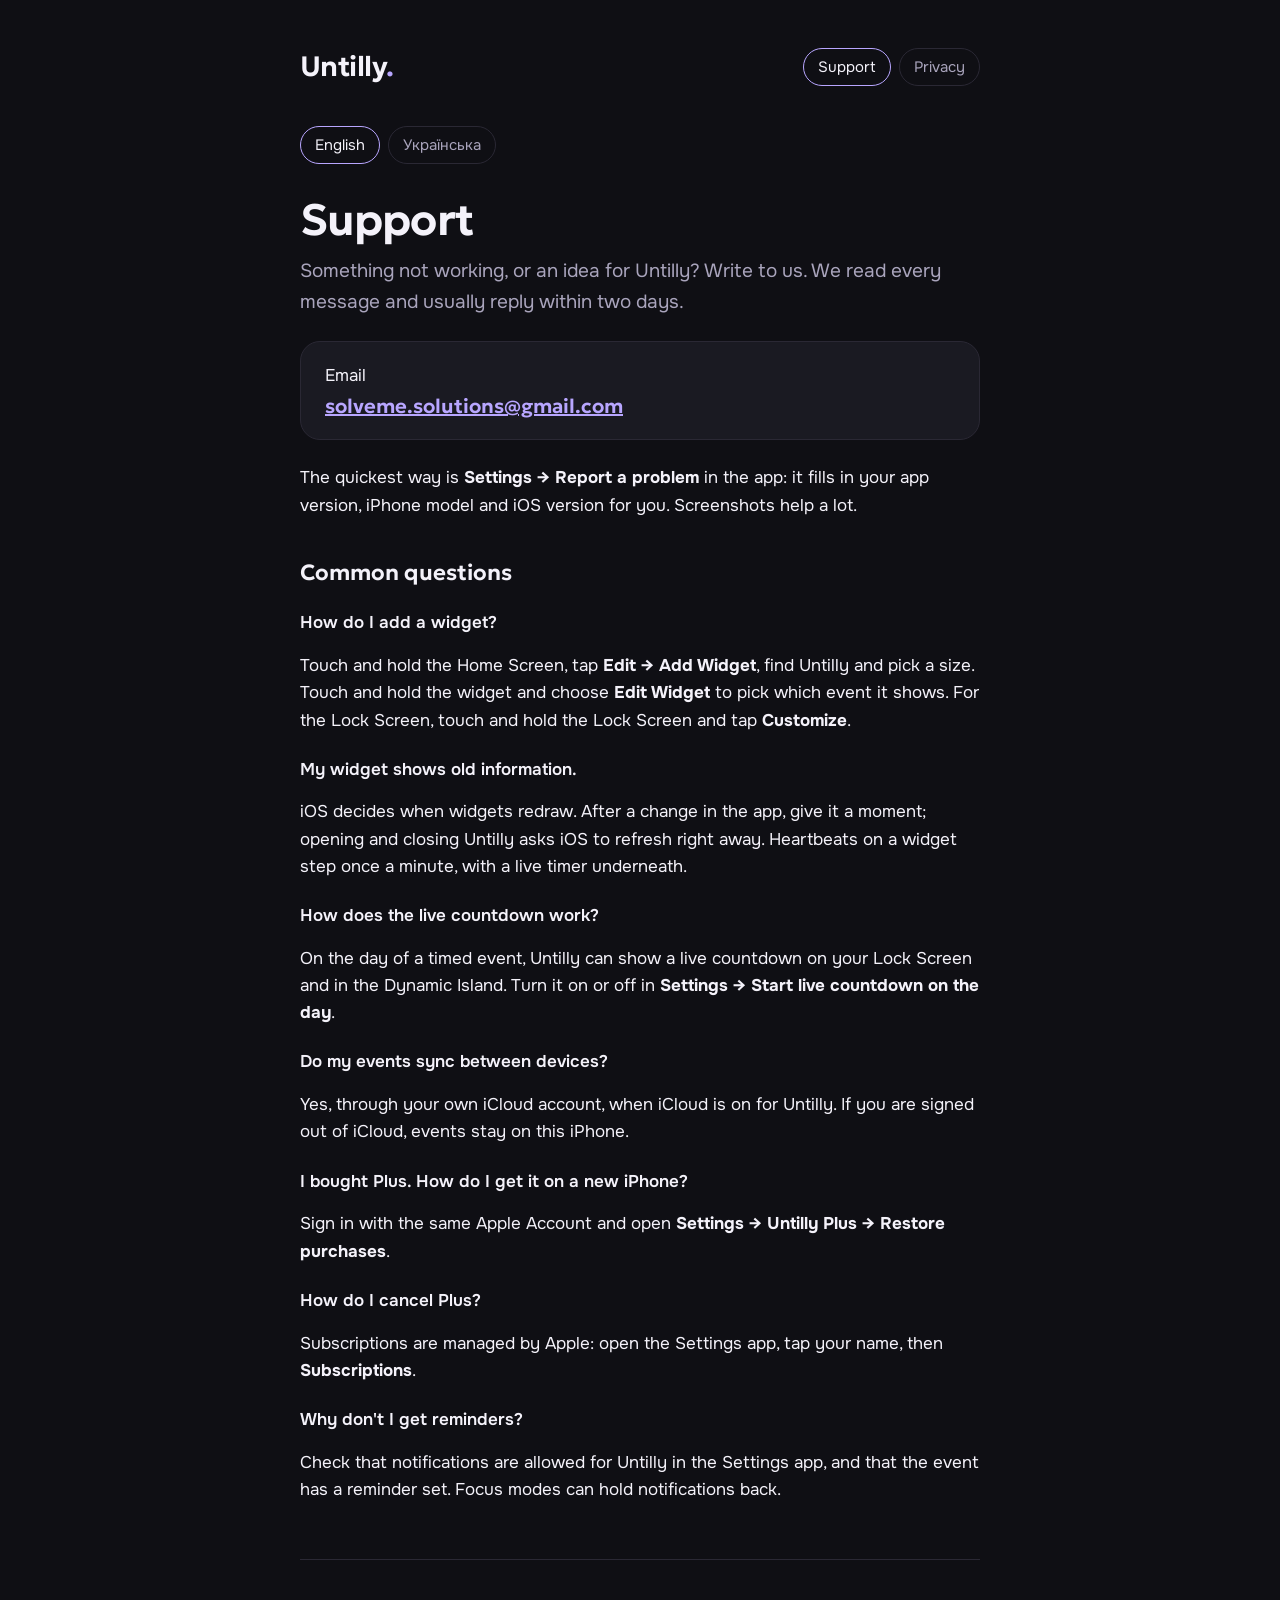
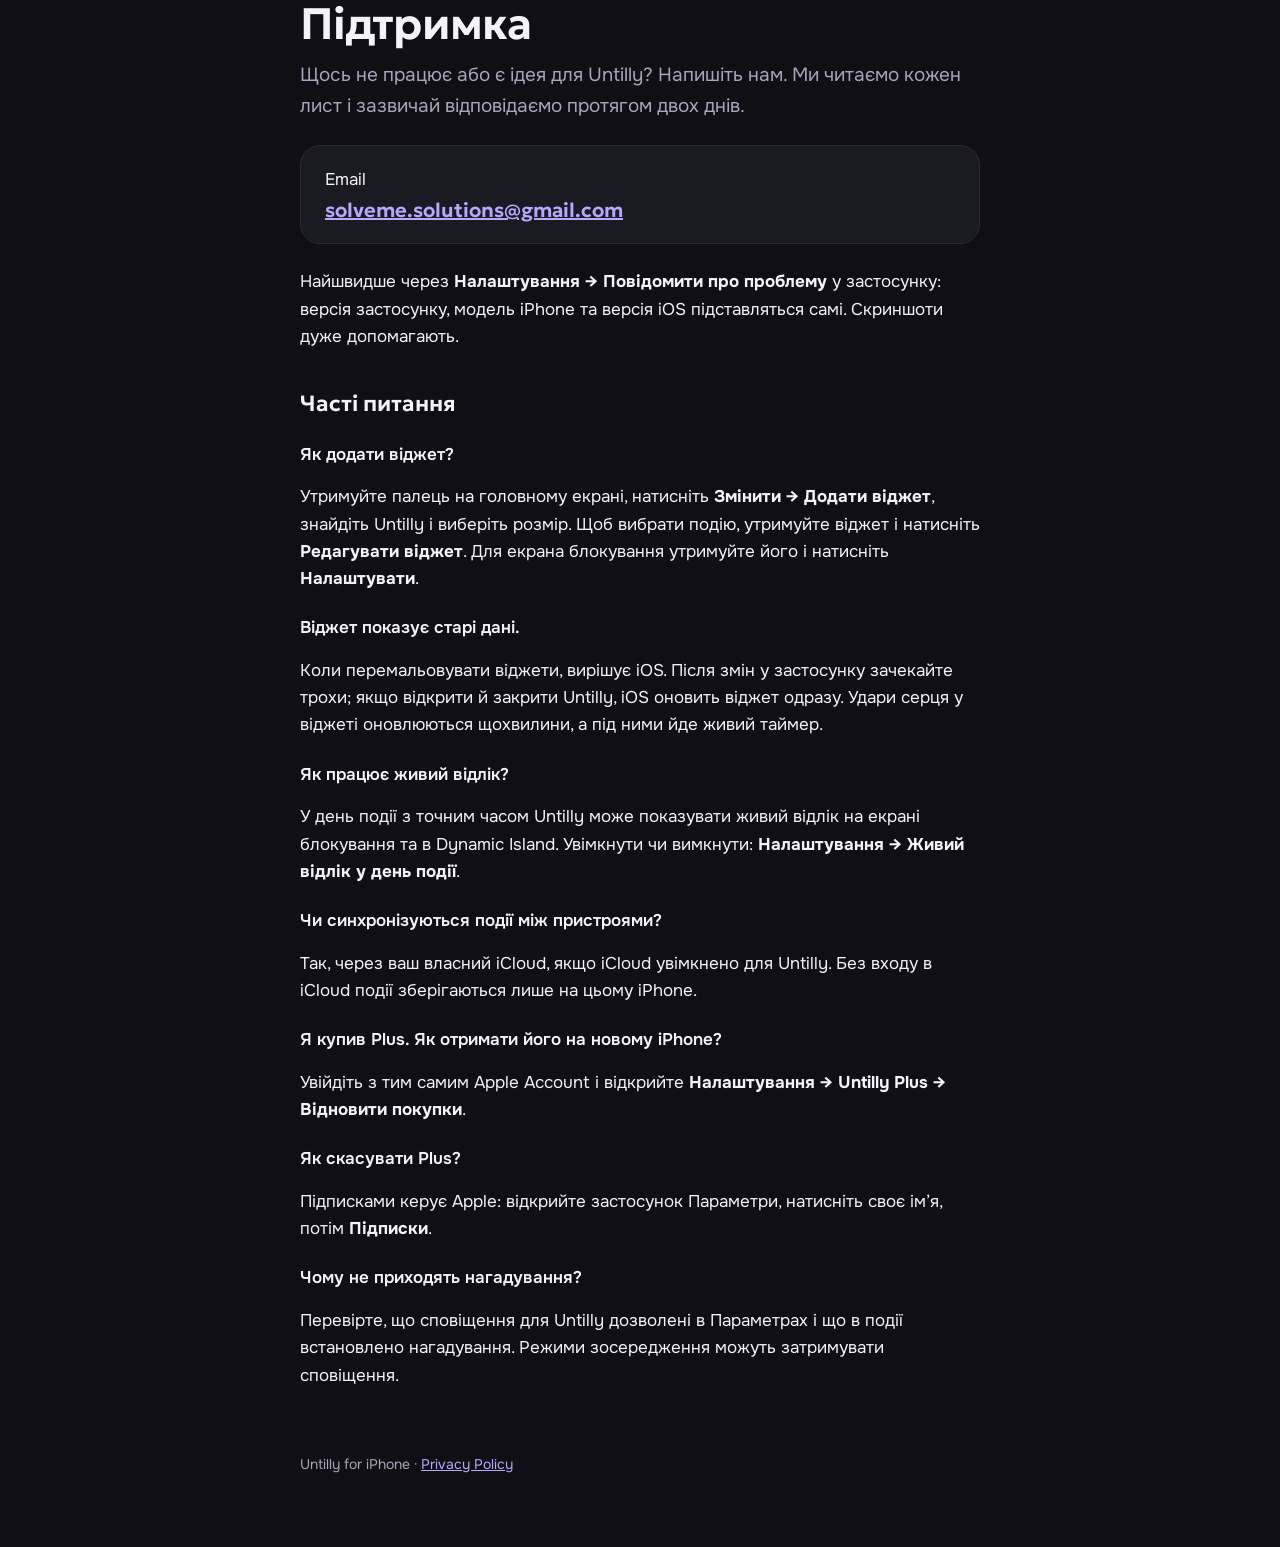
<file: index.html>
<!doctype html>
<html lang="en">
<head>
<meta charset="utf-8">
<meta name="viewport" content="width=device-width, initial-scale=1">
<title>Untilly</title>
<meta http-equiv="refresh" content="0; url=support.html">
<link rel="canonical" href="support.html">
</head>
<body><p><a href="support.html">Untilly Support</a> · <a href="privacy.html">Privacy Policy</a></p></body>
</html>
</file>
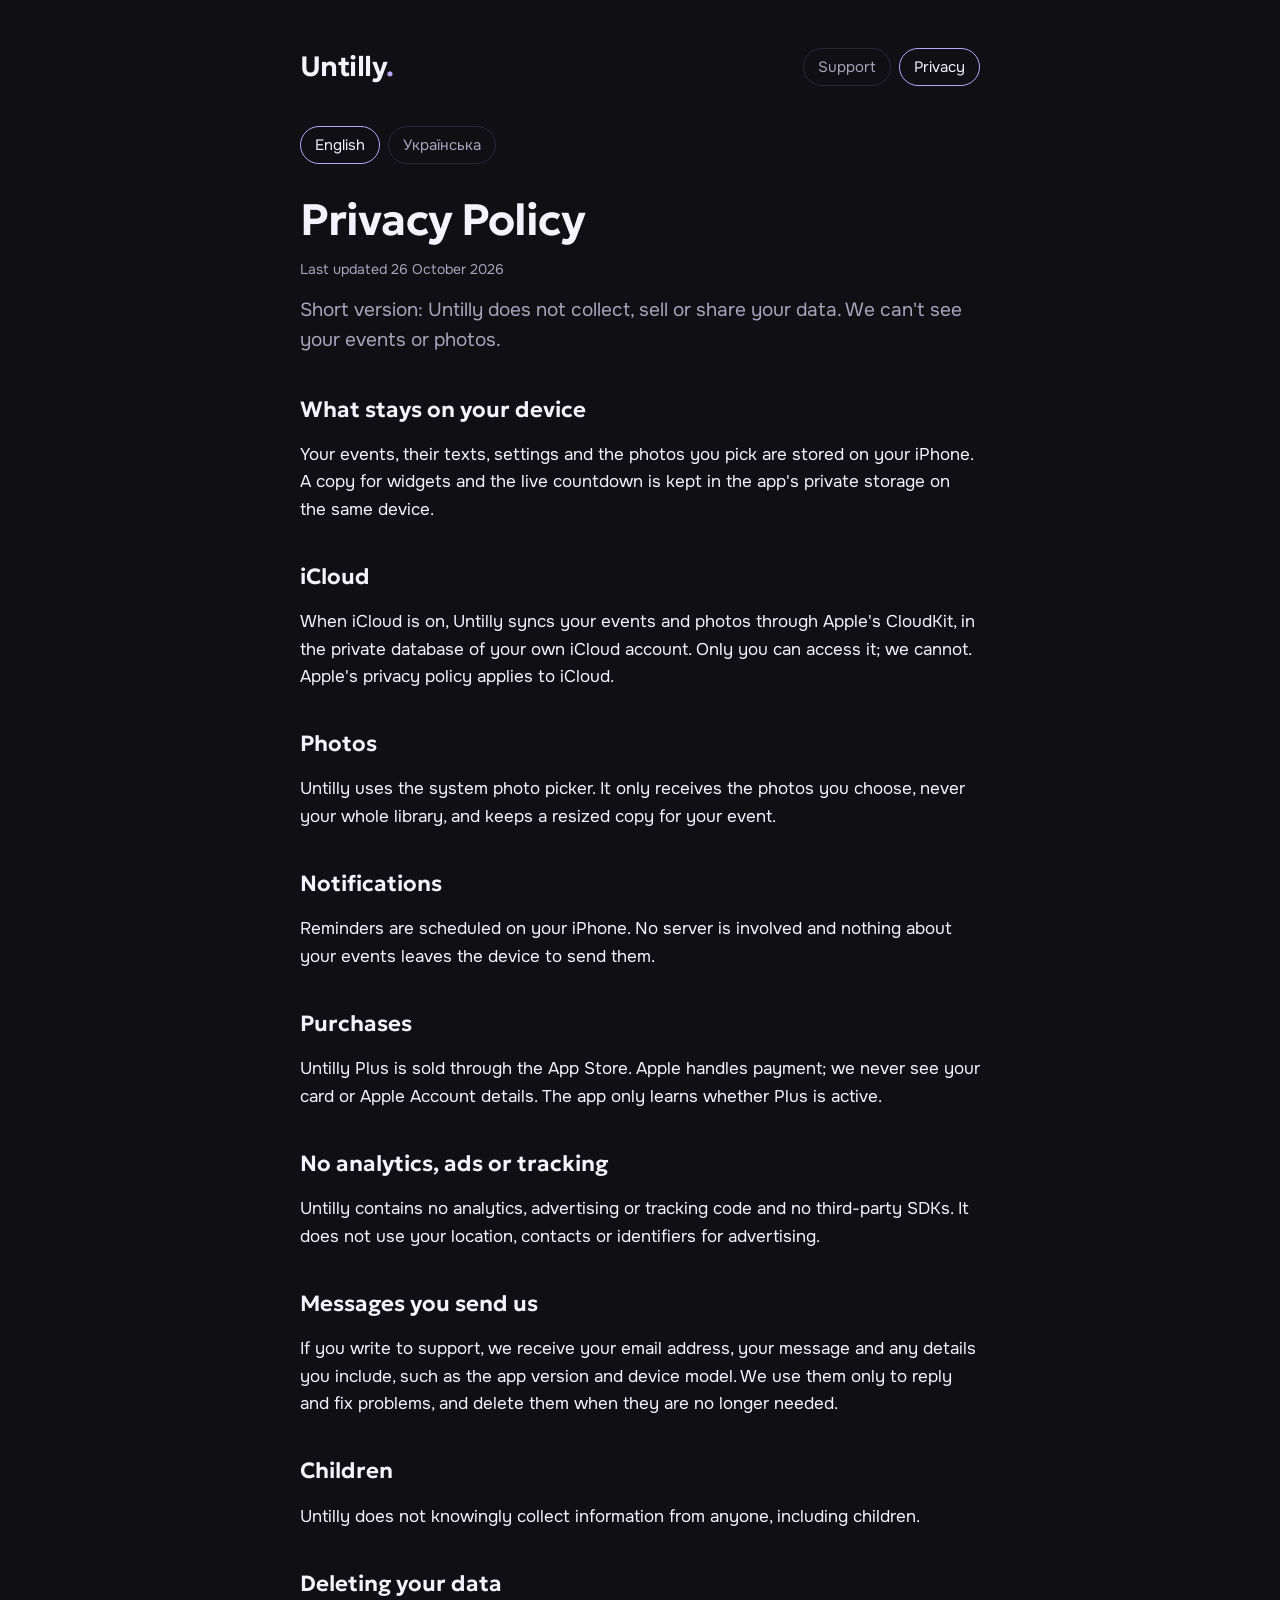
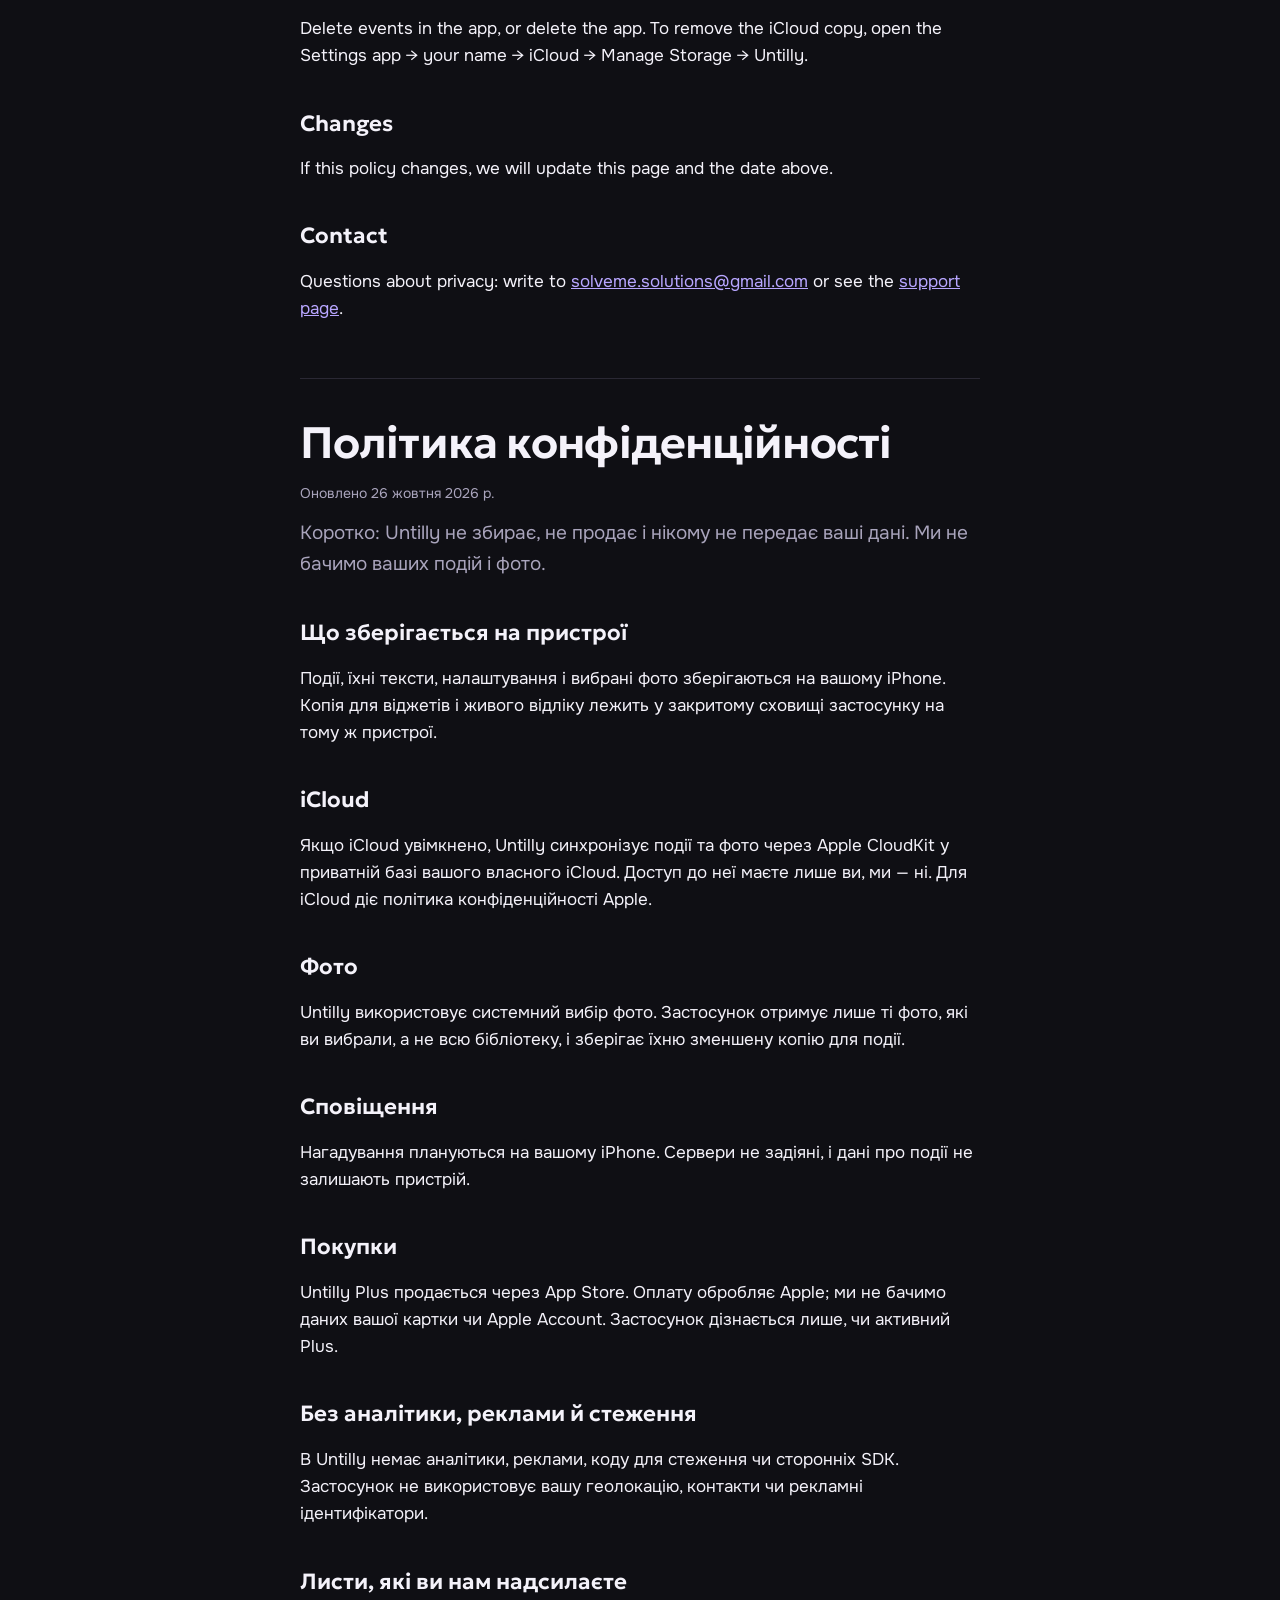
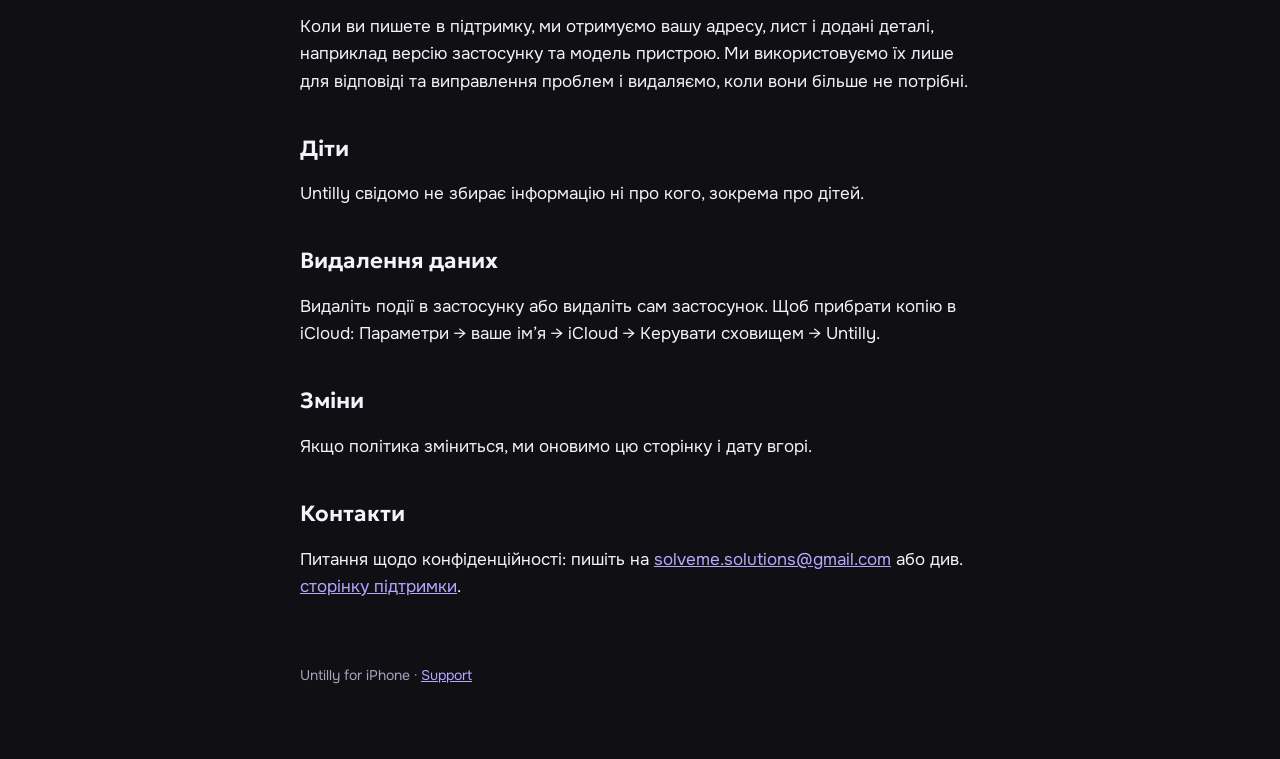
<file: privacy.html>
<!doctype html>
<html lang="en">
<head>
<meta charset="utf-8">
<meta name="viewport" content="width=device-width, initial-scale=1">
<link rel="preconnect" href="https://fonts.googleapis.com">
<link rel="preconnect" href="https://fonts.gstatic.com" crossorigin>
<link href="https://fonts.googleapis.com/css2?family=Geologica:wght@600&family=Onest:wght@400;600&display=swap" rel="stylesheet">
<link rel="stylesheet" href="style.css">
<title>Untilly Privacy Policy</title>
<meta name="description" content="Untilly does not collect your data. Your events stay on your device and in your iCloud.">
</head>
<body>
<main>
<header>
  <a class="brand" href="./">Untilly<span>.</span></a>
  <nav><a href="support.html">Support</a><a href="privacy.html" aria-current="page">Privacy</a></nav>
</header>
<div class="lang"><a href="#en" aria-current="true">English</a><a href="#uk">Українська</a></div>

<section id="en" lang="en">
  <h1>Privacy Policy</h1>
  <p class="meta">Last updated 26 October 2026</p>
  <p class="lede">Short version: Untilly does not collect, sell or share your data. We can't see your events or photos.</p>

  <h2>What stays on your device</h2>
  <p>Your events, their texts, settings and the photos you pick are stored on your iPhone. A copy for widgets and the live countdown is kept in the app's private storage on the same device.</p>
  <h2>iCloud</h2>
  <p>When iCloud is on, Untilly syncs your events and photos through Apple's CloudKit, in the private database of your own iCloud account. Only you can access it; we cannot. Apple's privacy policy applies to iCloud.</p>
  <h2>Photos</h2>
  <p>Untilly uses the system photo picker. It only receives the photos you choose, never your whole library, and keeps a resized copy for your event.</p>
  <h2>Notifications</h2>
  <p>Reminders are scheduled on your iPhone. No server is involved and nothing about your events leaves the device to send them.</p>
  <h2>Purchases</h2>
  <p>Untilly Plus is sold through the App Store. Apple handles payment; we never see your card or Apple Account details. The app only learns whether Plus is active.</p>
  <h2>No analytics, ads or tracking</h2>
  <p>Untilly contains no analytics, advertising or tracking code and no third-party SDKs. It does not use your location, contacts or identifiers for advertising.</p>
  <h2>Messages you send us</h2>
  <p>If you write to support, we receive your email address, your message and any details you include, such as the app version and device model. We use them only to reply and fix problems, and delete them when they are no longer needed.</p>
  <h2>Children</h2>
  <p>Untilly does not knowingly collect information from anyone, including children.</p>
  <h2>Deleting your data</h2>
  <p>Delete events in the app, or delete the app. To remove the iCloud copy, open the Settings app → your name → iCloud → Manage Storage → Untilly.</p>
  <h2>Changes</h2>
  <p>If this policy changes, we will update this page and the date above.</p>
  <h2>Contact</h2>
  <p>Questions about privacy: write to <a href="mailto:solveme.solutions@gmail.com">solveme.solutions@gmail.com</a> or see the <a href="support.html">support page</a>.</p>
</section>

<section id="uk" lang="uk">
  <h1>Політика конфіденційності</h1>
  <p class="meta">Оновлено 26 жовтня 2026 р.</p>
  <p class="lede">Коротко: Untilly не збирає, не продає і нікому не передає ваші дані. Ми не бачимо ваших подій і фото.</p>

  <h2>Що зберігається на пристрої</h2>
  <p>Події, їхні тексти, налаштування і вибрані фото зберігаються на вашому iPhone. Копія для віджетів і живого відліку лежить у закритому сховищі застосунку на тому ж пристрої.</p>
  <h2>iCloud</h2>
  <p>Якщо iCloud увімкнено, Untilly синхронізує події та фото через Apple CloudKit у приватній базі вашого власного iCloud. Доступ до неї маєте лише ви, ми — ні. Для iCloud діє політика конфіденційності Apple.</p>
  <h2>Фото</h2>
  <p>Untilly використовує системний вибір фото. Застосунок отримує лише ті фото, які ви вибрали, а не всю бібліотеку, і зберігає їхню зменшену копію для події.</p>
  <h2>Сповіщення</h2>
  <p>Нагадування плануються на вашому iPhone. Сервери не задіяні, і дані про події не залишають пристрій.</p>
  <h2>Покупки</h2>
  <p>Untilly Plus продається через App Store. Оплату обробляє Apple; ми не бачимо даних вашої картки чи Apple Account. Застосунок дізнається лише, чи активний Plus.</p>
  <h2>Без аналітики, реклами й стеження</h2>
  <p>В Untilly немає аналітики, реклами, коду для стеження чи сторонніх SDK. Застосунок не використовує вашу геолокацію, контакти чи рекламні ідентифікатори.</p>
  <h2>Листи, які ви нам надсилаєте</h2>
  <p>Коли ви пишете в підтримку, ми отримуємо вашу адресу, лист і додані деталі, наприклад версію застосунку та модель пристрою. Ми використовуємо їх лише для відповіді та виправлення проблем і видаляємо, коли вони більше не потрібні.</p>
  <h2>Діти</h2>
  <p>Untilly свідомо не збирає інформацію ні про кого, зокрема про дітей.</p>
  <h2>Видалення даних</h2>
  <p>Видаліть події в застосунку або видаліть сам застосунок. Щоб прибрати копію в iCloud: Параметри → ваше ім’я → iCloud → Керувати сховищем → Untilly.</p>
  <h2>Зміни</h2>
  <p>Якщо політика зміниться, ми оновимо цю сторінку і дату вгорі.</p>
  <h2>Контакти</h2>
  <p>Питання щодо конфіденційності: пишіть на <a href="mailto:solveme.solutions@gmail.com">solveme.solutions@gmail.com</a> або див. <a href="support.html">сторінку підтримки</a>.</p>
</section>
<footer>Untilly for iPhone · <a href="support.html">Support</a></footer>
</main>
</body>
</html>
</file>
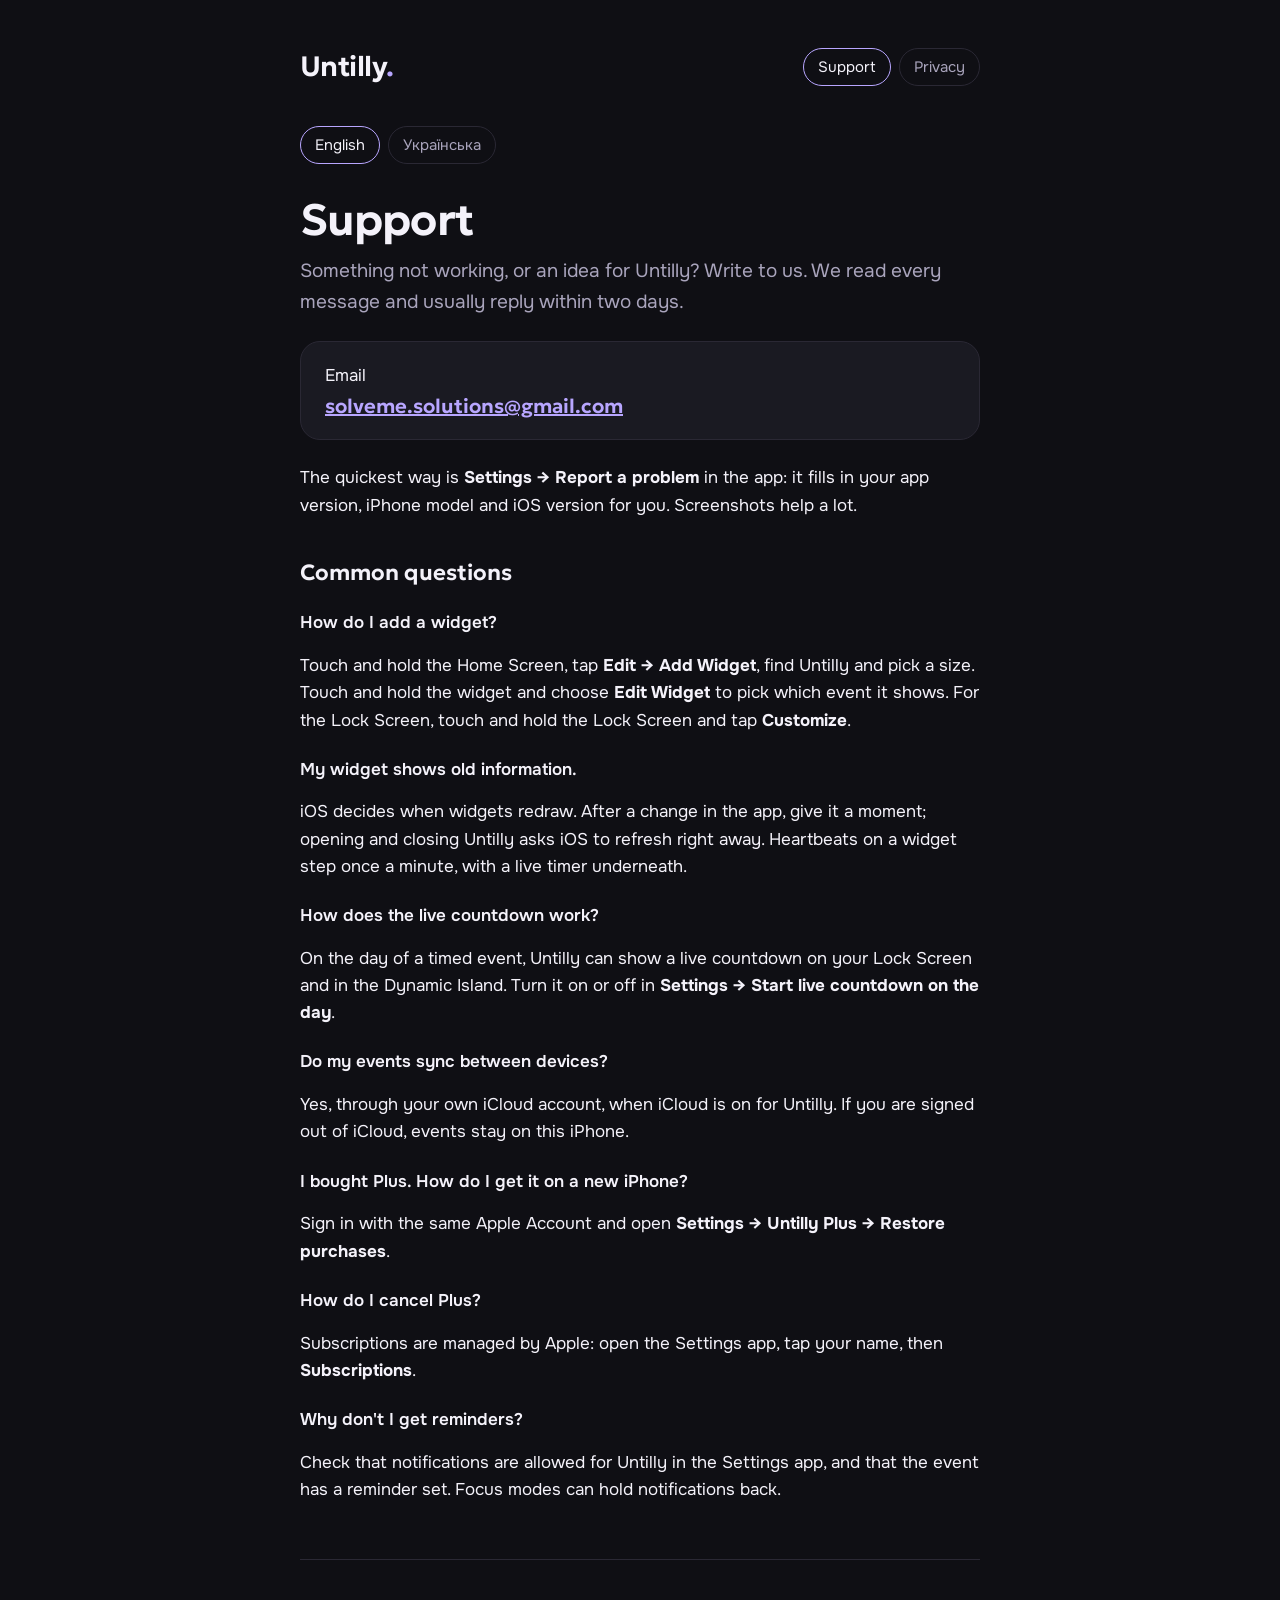
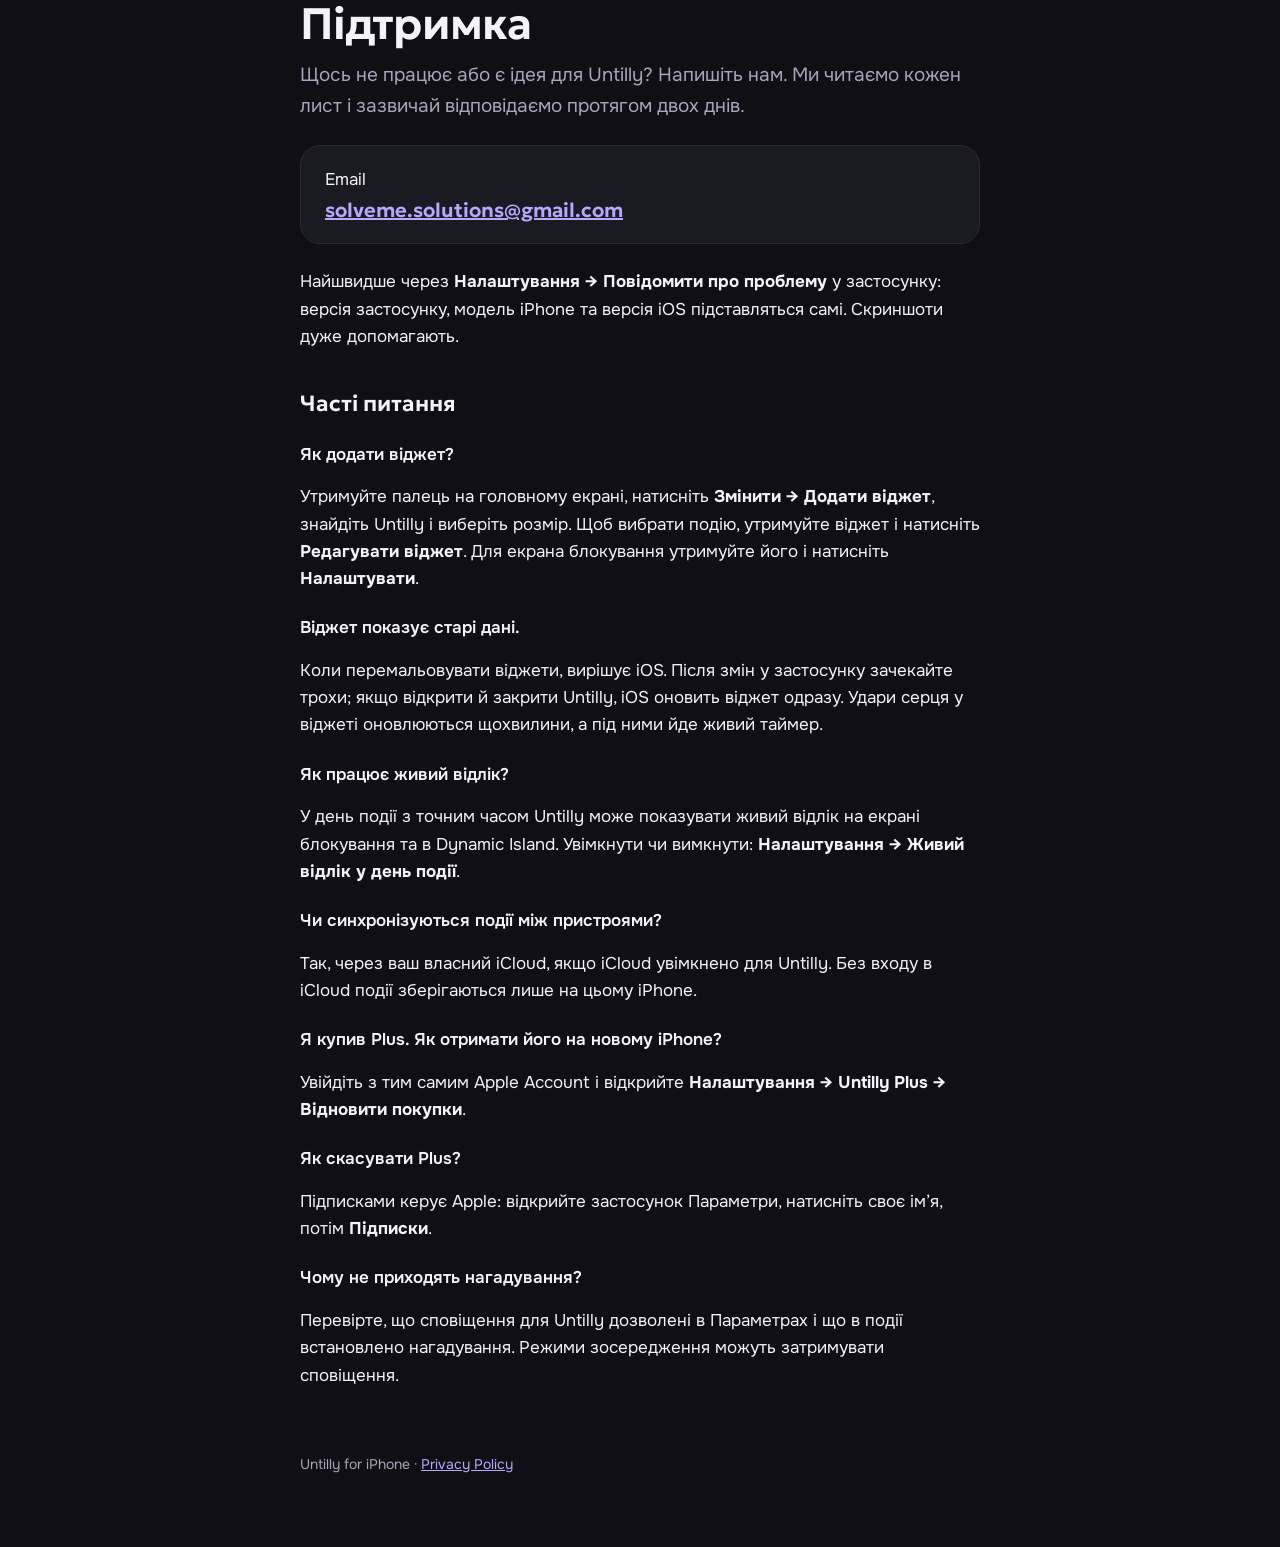
<file: support.html>
<!doctype html>
<html lang="en">
<head>
<meta charset="utf-8">
<meta name="viewport" content="width=device-width, initial-scale=1">
<link rel="preconnect" href="https://fonts.googleapis.com">
<link rel="preconnect" href="https://fonts.gstatic.com" crossorigin>
<link href="https://fonts.googleapis.com/css2?family=Geologica:wght@600&family=Onest:wght@400;600&display=swap" rel="stylesheet">
<link rel="stylesheet" href="style.css">
<title>Untilly Support</title>
<meta name="description" content="Help and contact for Untilly, the countdown app for iPhone.">
</head>
<body>
<main>
<header>
  <a class="brand" href="./">Untilly<span>.</span></a>
  <nav><a href="support.html" aria-current="page">Support</a><a href="privacy.html">Privacy</a></nav>
</header>
<div class="lang"><a href="#en" aria-current="true">English</a><a href="#uk">Українська</a></div>

<section id="en" lang="en">
  <h1>Support</h1>
  <p class="lede">Something not working, or an idea for Untilly? Write to us. We read every message and usually reply within two days.</p>
  <div class="contact">Email
    <strong id="email-en"><a href="mailto:solveme.solutions@gmail.com">solveme.solutions@gmail.com</a></strong>
  </div>
  <p>The quickest way is <b>Settings → Report a problem</b> in the app: it fills in your app version, iPhone model and iOS version for you. Screenshots help a lot.</p>

  <h2>Common questions</h2>
  <h3>How do I add a widget?</h3>
  <p>Touch and hold the Home Screen, tap <b>Edit → Add Widget</b>, find Untilly and pick a size. Touch and hold the widget and choose <b>Edit Widget</b> to pick which event it shows. For the Lock Screen, touch and hold the Lock Screen and tap <b>Customize</b>.</p>
  <h3>My widget shows old information.</h3>
  <p>iOS decides when widgets redraw. After a change in the app, give it a moment; opening and closing Untilly asks iOS to refresh right away. Heartbeats on a widget step once a minute, with a live timer underneath.</p>
  <h3>How does the live countdown work?</h3>
  <p>On the day of a timed event, Untilly can show a live countdown on your Lock Screen and in the Dynamic Island. Turn it on or off in <b>Settings → Start live countdown on the day</b>.</p>
  <h3>Do my events sync between devices?</h3>
  <p>Yes, through your own iCloud account, when iCloud is on for Untilly. If you are signed out of iCloud, events stay on this iPhone.</p>
  <h3>I bought Plus. How do I get it on a new iPhone?</h3>
  <p>Sign in with the same Apple Account and open <b>Settings → Untilly Plus → Restore purchases</b>.</p>
  <h3>How do I cancel Plus?</h3>
  <p>Subscriptions are managed by Apple: open the Settings app, tap your name, then <b>Subscriptions</b>.</p>
  <h3>Why don't I get reminders?</h3>
  <p>Check that notifications are allowed for Untilly in the Settings app, and that the event has a reminder set. Focus modes can hold notifications back.</p>
</section>

<section id="uk" lang="uk">
  <h1>Підтримка</h1>
  <p class="lede">Щось не працює або є ідея для Untilly? Напишіть нам. Ми читаємо кожен лист і зазвичай відповідаємо протягом двох днів.</p>
  <div class="contact">Email
    <strong id="email-uk"><a href="mailto:solveme.solutions@gmail.com">solveme.solutions@gmail.com</a></strong>
  </div>
  <p>Найшвидше через <b>Налаштування → Повідомити про проблему</b> у застосунку: версія застосунку, модель iPhone та версія iOS підставляться самі. Скриншоти дуже допомагають.</p>

  <h2>Часті питання</h2>
  <h3>Як додати віджет?</h3>
  <p>Утримуйте палець на головному екрані, натисніть <b>Змінити → Додати віджет</b>, знайдіть Untilly і виберіть розмір. Щоб вибрати подію, утримуйте віджет і натисніть <b>Редагувати віджет</b>. Для екрана блокування утримуйте його і натисніть <b>Налаштувати</b>.</p>
  <h3>Віджет показує старі дані.</h3>
  <p>Коли перемальовувати віджети, вирішує iOS. Після змін у застосунку зачекайте трохи; якщо відкрити й закрити Untilly, iOS оновить віджет одразу. Удари серця у віджеті оновлюються щохвилини, а під ними йде живий таймер.</p>
  <h3>Як працює живий відлік?</h3>
  <p>У день події з точним часом Untilly може показувати живий відлік на екрані блокування та в Dynamic Island. Увімкнути чи вимкнути: <b>Налаштування → Живий відлік у день події</b>.</p>
  <h3>Чи синхронізуються події між пристроями?</h3>
  <p>Так, через ваш власний iCloud, якщо iCloud увімкнено для Untilly. Без входу в iCloud події зберігаються лише на цьому iPhone.</p>
  <h3>Я купив Plus. Як отримати його на новому iPhone?</h3>
  <p>Увійдіть з тим самим Apple Account і відкрийте <b>Налаштування → Untilly Plus → Відновити покупки</b>.</p>
  <h3>Як скасувати Plus?</h3>
  <p>Підписками керує Apple: відкрийте застосунок Параметри, натисніть своє ім’я, потім <b>Підписки</b>.</p>
  <h3>Чому не приходять нагадування?</h3>
  <p>Перевірте, що сповіщення для Untilly дозволені в Параметрах і що в події встановлено нагадування. Режими зосередження можуть затримувати сповіщення.</p>
</section>
<footer>Untilly for iPhone · <a href="privacy.html">Privacy Policy</a></footer>
</main>
</body>
</html>
</file>
<file: style.css>
/* Untilly site: the app's own night palette, Geologica headings, Onest text. */
:root {
  --ink: #F4F2FA;
  --muted: #A9A4BC;
  --ground: #0F0F14;
  --surface: #1A1A22;
  --line: #2A2834;
  --accent: #B8A6FF;
  --display: "Geologica", "Avenir Next", system-ui, sans-serif;
  --text: "Onest", -apple-system, "Segoe UI", system-ui, sans-serif;
  color-scheme: dark;
}
* { box-sizing: border-box; }
body {
  margin: 0;
  background: var(--ground);
  color: var(--ink);
  font: 17px/1.6 var(--text);
  padding: 0 20px;
}
main { max-width: 680px; margin: 0 auto; padding-block: 48px 72px; }
header { display: flex; align-items: center; justify-content: space-between; gap: 16px; flex-wrap: wrap; margin-bottom: 40px; }
.brand { font: 600 28px/1 var(--display); color: var(--ink); text-decoration: none; letter-spacing: -0.02em; }
.brand span { color: var(--accent); }
nav { display: flex; gap: 8px; flex-wrap: wrap; }
nav a, .lang a {
  color: var(--muted); text-decoration: none; font-size: 15px;
  padding: 6px 14px; border: 1px solid var(--line); border-radius: 999px;
}
nav a[aria-current="page"], .lang a[aria-current="true"] { color: var(--ink); border-color: var(--accent); }
a:focus-visible { outline: 2px solid var(--accent); outline-offset: 2px; }
h1 { font: 600 clamp(32px, 6vw, 44px)/1.1 var(--display); letter-spacing: -0.02em; margin: 0 0 12px; text-wrap: balance; }
h2 { font: 600 22px/1.3 var(--display); margin: 40px 0 8px; text-wrap: balance; }
h3 { font: 600 17px/1.4 var(--text); margin: 24px 0 4px; }
p, li { color: var(--ink); }
.lede { color: var(--muted); font-size: 19px; margin: 0 0 24px; }
.meta { color: var(--muted); font-size: 14px; }
a { color: var(--accent); }
.contact {
  background: var(--surface); border: 1px solid var(--line); border-radius: 20px;
  padding: 20px 24px; margin: 24px 0;
}
.contact strong { display: block; font: 600 20px/1.3 var(--display); margin-top: 4px; word-break: break-all; }
.lang { display: flex; gap: 8px; margin: 0 0 32px; }
section[lang] + section[lang] { border-top: 1px solid var(--line); margin-top: 56px; padding-top: 40px; }
footer { color: var(--muted); font-size: 14px; margin-top: 64px; }
</file>
